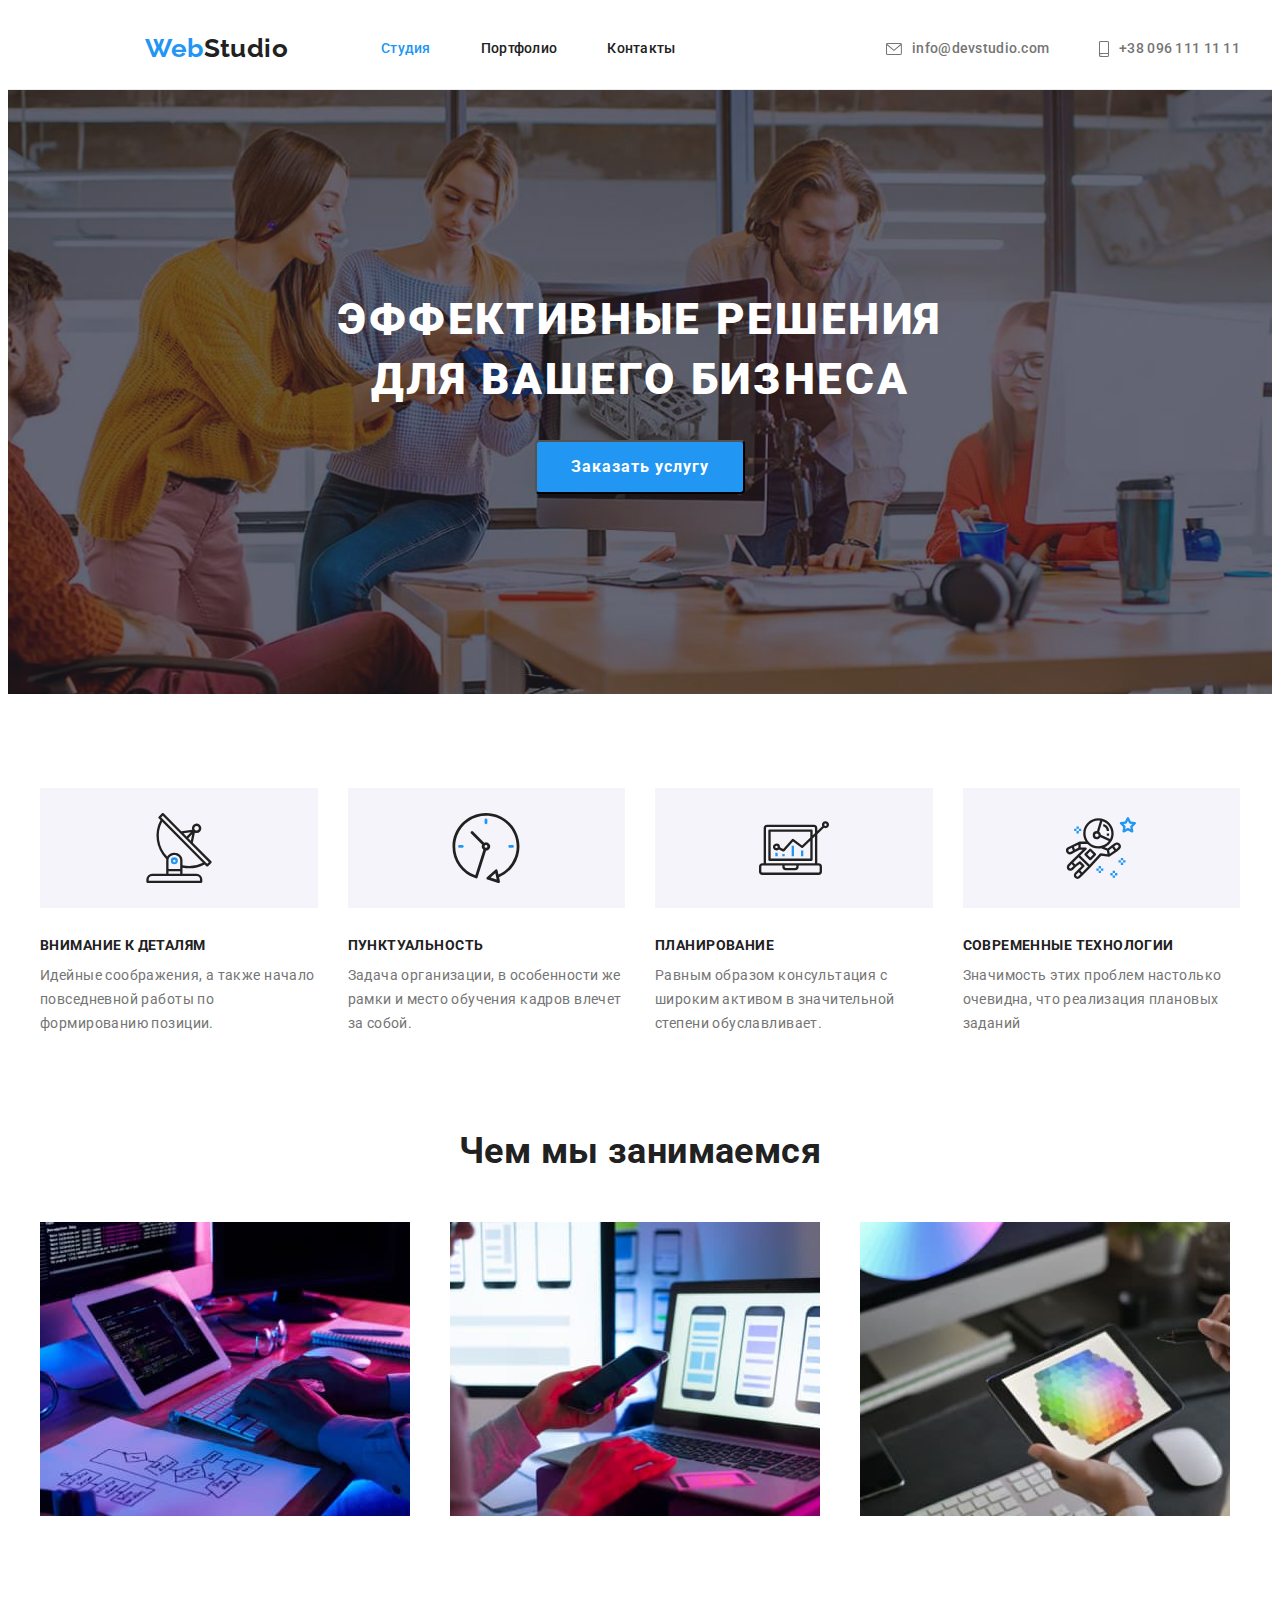
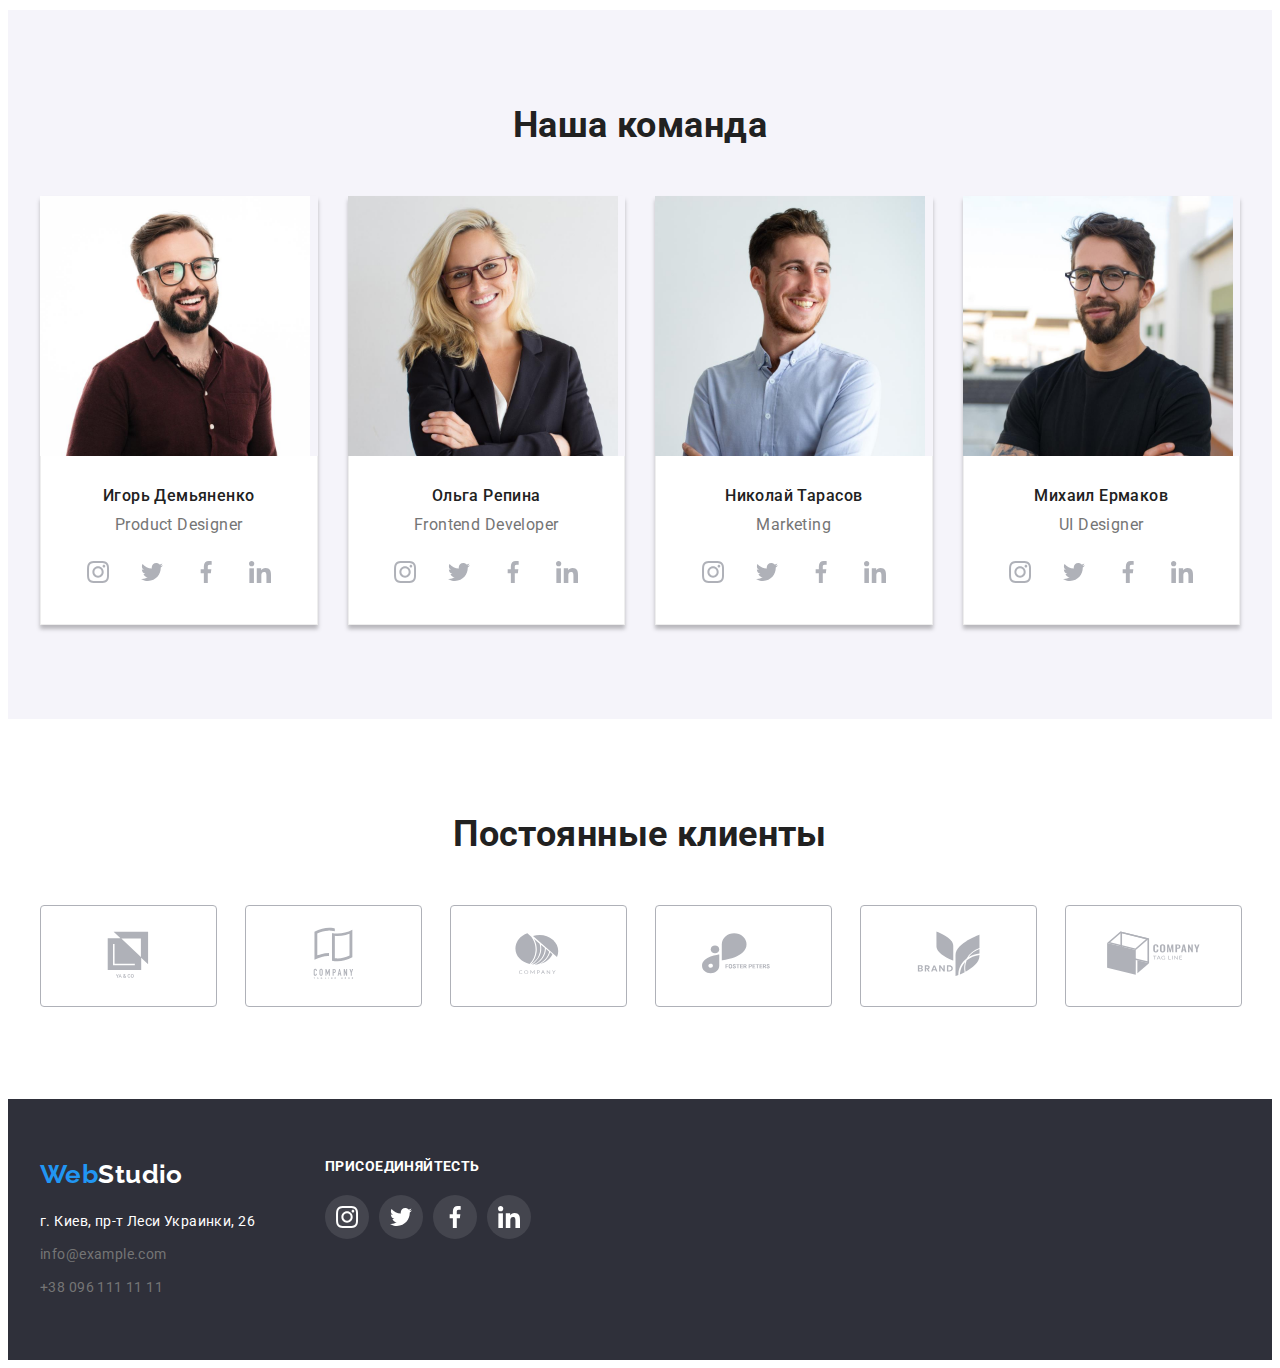
<file: index.html>
<!DOCTYPE html>
<html lang="ru">
  <head>
    <meta charset="UTF-8" />
    <meta http-equiv="X-UA-Compatible" content="IE=edge" />
    <meta name="viewport" content="width=device-width, initial-scale=1.0" />
    <title>Document</title>
    <link rel="preconnect" href="https://fonts.googleapis.com" />
    <link rel="preconnect" href="https://fonts.gstatic.com" crossorigin />
    <link
      href="https://fonts.googleapis.com/css2?family=Raleway:wght@700&family=Roboto:wght@400;500;700;900&display=swap"
      rel="stylesheet"
    />
    <link
      rel="stylesheet"
      href="https://cdnjs.cloudflare.com/ajax/libs/modern-normalize/1.1.0/modern-normalize.min.css"
      integrity="sha512-wpPYUAdjBVSE4KJnH1VR1HeZfpl1ub8YT/NKx4PuQ5NmX2tKuGu6U/JRp5y+Y8XG2tV+wKQpNHVUX03MfMFn9Q=="
      crossorigin="anonymous"
      referrerpolicy="no-referrer"
    />
    <link rel="stylesheet" href="./css/styles.css" />
  </head>
  <body>
    <header>
      <div class="conteiner header-conteiner">
        <nav class="header-nav">
          <a href="" class="logo link"> <span>Web</span>Studio</a>
          <ul class="site-nav list">
            <li class="header-nav-link">
              <a href="" class="link current">Студия</a>
            </li>
            <li class="header-nav-link">
              <a href="./portfolio.html" class="link">Портфолио</a>
            </li>
            <li class="header-nav-link">
              <a href="" class="link">Контакты</a>
            </li>
          </ul>
        </nav>
        <ul class="header-contact list">
            <li class="header-nav-link">
                <a href="mailto:info@devstudio.com" class="link link-icon">
                    <svg width="16" height="12" class="header-icon">
                        <use href="./images/symbol-defs.svg#icon-envelope">
                        </use>
                    </svg>info@devstudio.com</a>
            </li>
            <li class="header-nav-link">
                                <a href="tel:+380961111111" class="link link-icon">
                    <svg width="10" height="16" class="header-icon">
                        <use href="./images/symbol-defs.svg#icon-smartphone">
                        </use>
                    </svg>+38 096 111 11 11</a>
            </li>
        </ul>
      </div>
    </header>
    <main>
      <section class="hero">
        <!--Секция Hero-->
        <div class="conteiner hero-conteiner">
          <h1 class="hero-title">Эффективные решения для вашего бизнеса</h1>
          <button class="button">Заказать услугу</button>
        </div>
      </section>
      <section class="section">
        <!--Секция наши преимущества-->
        <div class="conteiner our-benefits">
          <h2 hidden class="section-title">Наши преимущества</h2>
          <ul class="benefits list">
            <li class="benefits-item">
              <h3 class="title">Внимание к деталям</h3>
              <p class="text">
                Идейные соображения, а также начало повседневной работы по
                формированию позиции.
              </p>
            </li>
            <li class="benefits-item">
              <h3 class="title">Пунктуальность</h3>
              <p class="text">
                Задача организации, в особенности же рамки и место обучения
                кадров влечет за собой.
              </p>
            </li>
            <li class="benefits-item">
              <h3 class="title">Планирование</h3>
              <p class="text">
                Равным образом консультация с широким активом в значительной
                степени обуславливает.
              </p>
            </li>
            <li class="benefits-item">
              <h3 class="title">Современные технологии</h3>
              <p class="text">
                Значимость этих проблем настолько очевидна, что реализация
                плановых заданий
              </p>
            </li>
          </ul>
        </div>
      </section>
      <section class="section our-directions">
        <!--Секция чем занимаемся-->
        <div class="conteiner">
          <h2 class="section-title">Чем мы занимаемся</h2>
          <ul class="directions list">
            <li class="directions-item">
              <img
                src="./images/image.jpg"
                alt="Компютерная разработка"
                width="370"
                height="294"
              />
            </li>
            <li class="directions-item">
              <img
                src="./images/image1.jpg"
                alt="Мобильная разработка"
                width="370"
                height="294"
              />
            </li>
            <li class="directions-item">
              <img
                src="./images/image2.jpg"
                alt="Разработка для планшетов"
                width="370"
                height="294"
              />
            </li>
          </ul>
        </div>
      </section>
      <section class="section our-team">
        <!--Секция наша команда-->
        <div class="conteiner our-professionals">
          <h2 class="section-title professionals">Наша команда</h2>
          <ul class="team list">
            <li class="professionals-card">
              <img src="./images/comand1.jpg" alt="Дизайнер" width="270" />
              <div class="professionals-card-title">
                <h3 class="name title">Игорь Демьяненко</h3>
                <p class="profesion" lang="en">Product Designer</p>
                <ul class="master-social list social-list">
                  <li class="social-item">
                    <a href="" class="social-link">
                      <svg class="social-icon">
                        <use href="./images/symbol-defs.svg#icon-instagram"></use>
                      </svg>
                    </a>
                  </li>
                    <li class="social-item">
                      <a href="" class="social-link">
                        <svg class="social-icon">
                          <use href="./images/symbol-defs.svg#icon-twitter"></use>
                        </svg>
                      </a>
                    </li>
                    <li class="social-item">
                        <a href="" class="social-link">
                          <svg class="social-icon">
                            <use href="./images/symbol-defs.svg#icon-facebook"></use>
                          </svg>
                        </a>
                      </li>
                      <li class="social-item">
                          <a href="" class="social-link">
                            <svg class="social-icon">
                              <use href="./images/symbol-defs.svg#icon-linkedin"></use>
                            </svg>
                          </a>
                        </li>
                      </ul>
              </div>
            </li>
            <li class="professionals-card">
              <img
                src="./images/comand2.jpg"
                alt="Фронтенд разработчик"
                width="270"
              />
              <div class="professionals-card-title">
                <h3 class="name title">Ольга Репина</h3>
                <p class="profesion" lang="en">Frontend Developer</p>
                <ul class="master-social list social-list">
                  <li class="social-item">
                    <a href="" class="social-link">
                      <svg class="social-icon">
                        <use href="./images/symbol-defs.svg#icon-instagram"></use>
                      </svg>
                    </a>
                  </li>
                  <li class="social-item">
                    <a href="" class="social-link">
                      <svg class="social-icon">
                        <use href="./images/symbol-defs.svg#icon-twitter"></use>
                      </svg>
                    </a>
                  </li>
                  <li class="social-item">
                    <a href="" class="social-link">
                      <svg class="social-icon">
                        <use href="./images/symbol-defs.svg#icon-facebook"></use>
                      </svg>
                    </a>
                  </li>
                  <li class="social-item">
                    <a href="" class="social-link">
                      <svg class="social-icon">
                        <use href="./images/symbol-defs.svg#icon-linkedin"></use>
                      </svg>
                    </a>
                  </li>
                </ul>
              </div>
            </li>
            <li class="professionals-card">
              <img src="./images/comand3.jpg" alt="Маркетолог" width="270" />
              <div class="professionals-card-title">
                <h3 class="name title">Николай Тарасов</h3>
                <p class="profesion" lang="en">Marketing</p>
                <ul class="master-social list social-list">
                  <li class="social-item">
                    <a href="" class="social-link">
                      <svg class="social-icon">
                        <use href="./images/symbol-defs.svg#icon-instagram"></use>
                      </svg>
                    </a>
                  </li>
                  <li class="social-item">
                    <a href="" class="social-link">
                      <svg class="social-icon">
                        <use href="./images/symbol-defs.svg#icon-twitter"></use>
                      </svg>
                    </a>
                  </li>
                  <li class="social-item">
                    <a href="" class="social-link">
                      <svg class="social-icon">
                        <use href="./images/symbol-defs.svg#icon-facebook"></use>
                      </svg>
                    </a>
                  </li>
                  <li class="social-item">
                    <a href="" class="social-link">
                      <svg class="social-icon">
                        <use href="./images/symbol-defs.svg#icon-linkedin"></use>
                      </svg>
                    </a>
                  </li>
                </ul>
              </div>
            </li>
            <li class="professionals-card">
              <img src="./images/comand4.jpg" alt="UI Дизайнер" width="270" />
              <div class="professionals-card-title">
                <h3 class="name title">Михаил Ермаков</h3>
                <p class="profesion" lang="en">UI Designer</p>
                <ul class="master-social list social-list">
                  <li class="social-item">
                    <a href="" class="social-link">
                      <svg class="social-icon">
                        <use href="./images/symbol-defs.svg#icon-instagram"></use>
                      </svg>
                    </a>
                  </li>
                  <li class="social-item">
                    <a href="" class="social-link">
                      <svg class="social-icon">
                        <use href="./images/symbol-defs.svg#icon-twitter"></use>
                      </svg>
                    </a>
                  </li>
                  <li class="social-item">
                    <a href="" class="social-link">
                      <svg class="social-icon">
                        <use href="./images/symbol-defs.svg#icon-facebook"></use>
                      </svg>
                    </a>
                  </li>
                  <li class="social-item">
                    <a href="" class="social-link">
                      <svg class="social-icon">
                        <use href="./images/symbol-defs.svg#icon-linkedin"></use>
                      </svg>
                    </a>
                  </li>
                </ul>
              </div>
            </li>
          </ul>
        </div>
      </section>
      <section class="section">
        <!-- Секция постоянные клиенты-->
        <div class="conteiner">
          <h2 class="section-title">Постоянные клиенты</h2>
          <ul class="clients">
            <li class="clients-item">
              <a href="" class="clients-link">
                <svg width="106" height="65" class="clients-icon">
                  <use href="./images/symbol-defs.svg#icon-logo1"></use>
                </svg>
              </a>
            </li>
            <li class="clients-item">
              <a href="" class="clients-link">
                <svg width="106" height="65" class="clients-icon">
                  <use href="./images/symbol-defs.svg#icon-logo2"></use>
                </svg>
              </a>
            </li>
            <li class="clients-item">
              <a href="" class="clients-link">
                <svg width="106" height="65" class="clients-icon">
                  <use href="./images/symbol-defs.svg#icon-logo3"></use>
                </svg>
              </a>
            </li>
            <li class="clients-item">
              <a href="" class="clients-link">
                <svg width="106" height="65" class="clients-icon">
                  <use href="./images/symbol-defs.svg#icon-logo4"></use>
                </svg>
              </a>
            </li>
            <li class="clients-item">
              <a href="" class="clients-link">
                <svg width="106" height="65" class="clients-icon">
                  <use href="./images/symbol-defs.svg#icon-logo5"></use>
                </svg>
              </a>
            </li>
            <li class="clients-item">
              <a href="" class="clients-link">
                <svg width="106" height="65" class="clients-icon">
                  <use href="./images/symbol-defs.svg#icon-logo6"></use>
                </svg>
              </a>
            </li>
          </ul>
        </div>
      </section>
    </main>
    <footer class="footer">
      <div class="conteiner footer-sections">
        <div class="join-left">
        <a href="" class="logo link"><span>Web</span>Studio</a>
        <address>
          <ul class="footer-contacts list">
            <li class="footer-contacts-link">
              <a class="address">г. Киев, пр-т Леси Украинки, 26</a>
            </li>
            <li class="footer-contacts-link">
              <a href="mailto:info@example.com" class="link"
                >info@example.com</a
              >
            </li>
            <li class="footer-contacts-link">
              <a href="tel:+380961111111" class="link">+38 096 111 11 11</a>
            </li>
          </ul>
        </address>
      </div>
      <!--Секция присоединяйтесть-->
      <div class="join-right">
      <p class="join-title">присоединяйтесть</p>
      <ul class="list footer-social social-list">
        <li class="social-item">
          <a href="" class="social-link">
            <svg class="social-icon">
              <use href="./images/symbol-defs.svg#icon-instagram"></use>
            </svg>
          </a>
        </li>
        <li class="social-item">
          <a href="" class="social-link">
            <svg class="social-icon">
              <use href="./images/symbol-defs.svg#icon-twitter"></use>
            </svg>
          </a>
        </li>
        <li class="social-item">
          <a href="" class="social-link">
            <svg class="social-icon">
              <use href="./images/symbol-defs.svg#icon-facebook"></use>
            </svg>
          </a>
        </li>
        <li class="social-item">
          <a href="" class="social-link">
            <svg class="social-icon">
              <use href="./images/symbol-defs.svg#icon-linkedin"></use>
            </svg>
          </a>
        </li>
      </ul>
      </div>
      </div>
    </footer>
  </body>
</html>
</file>
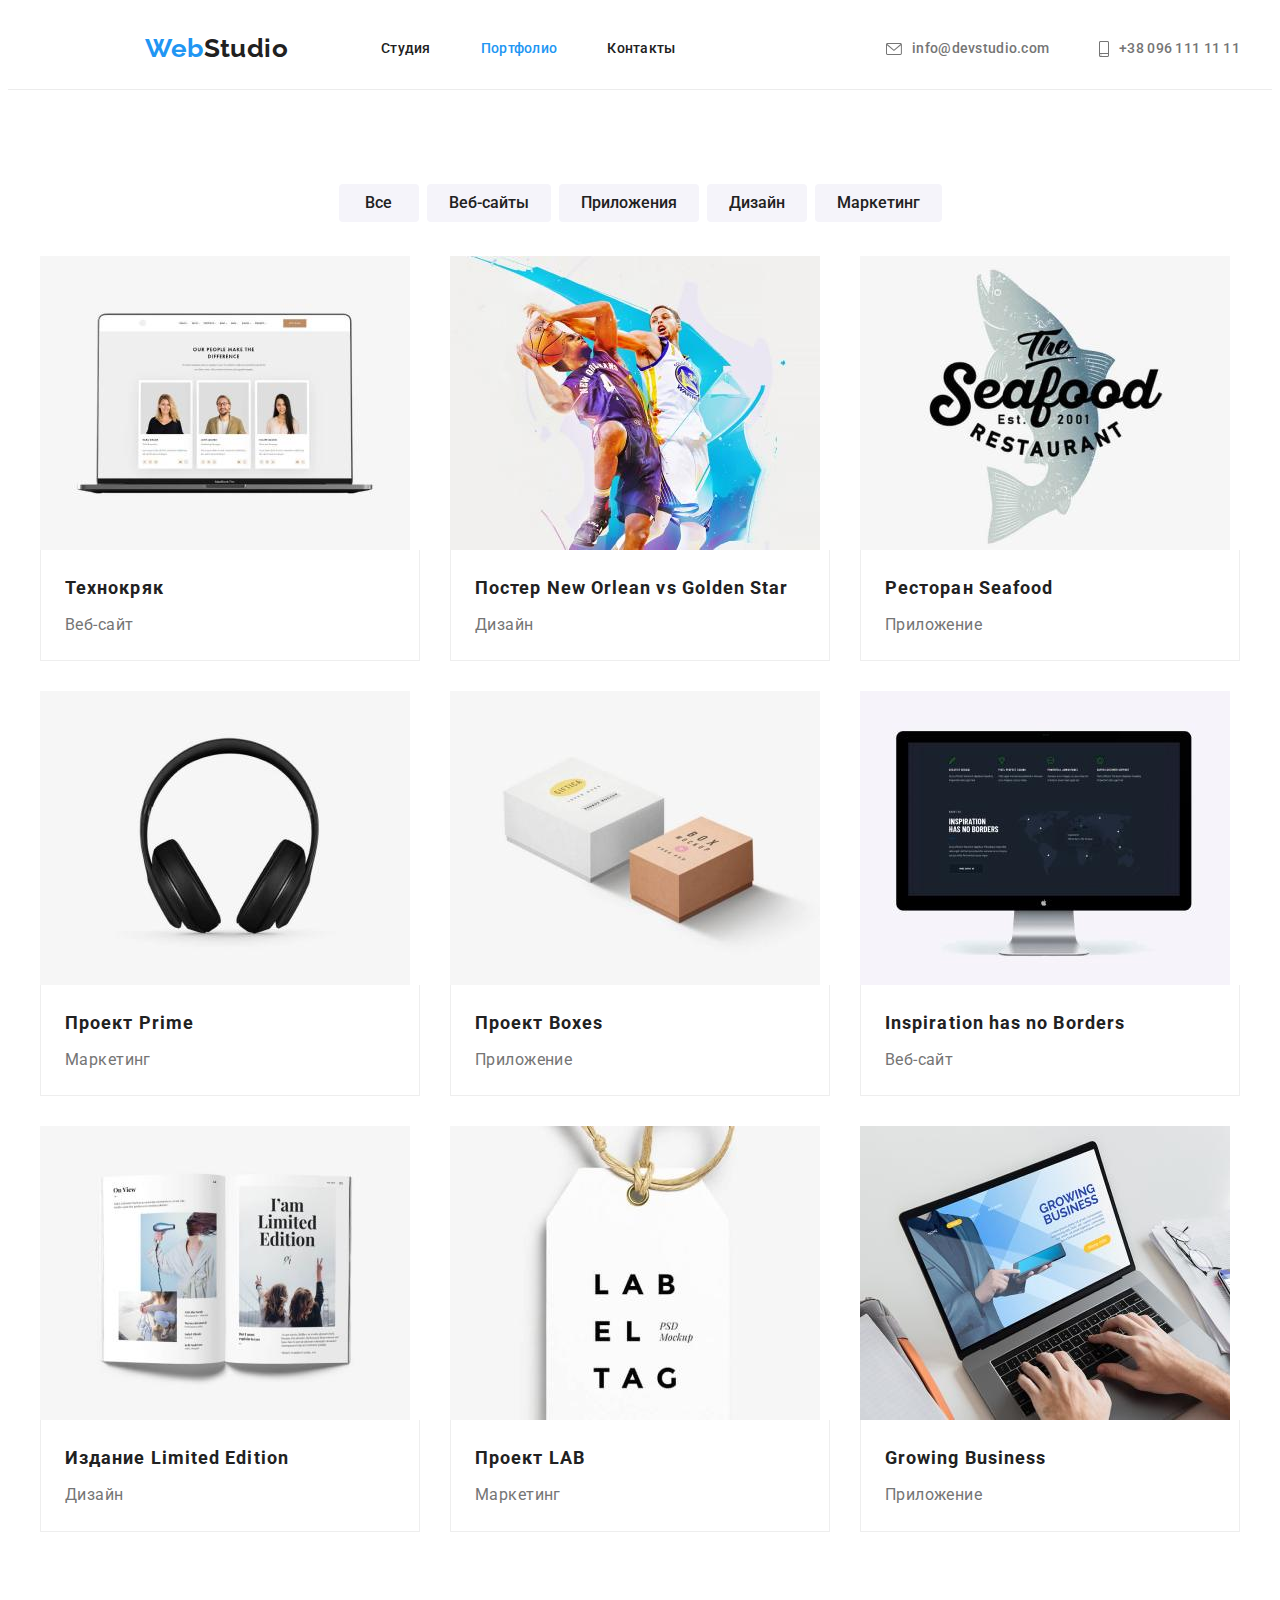
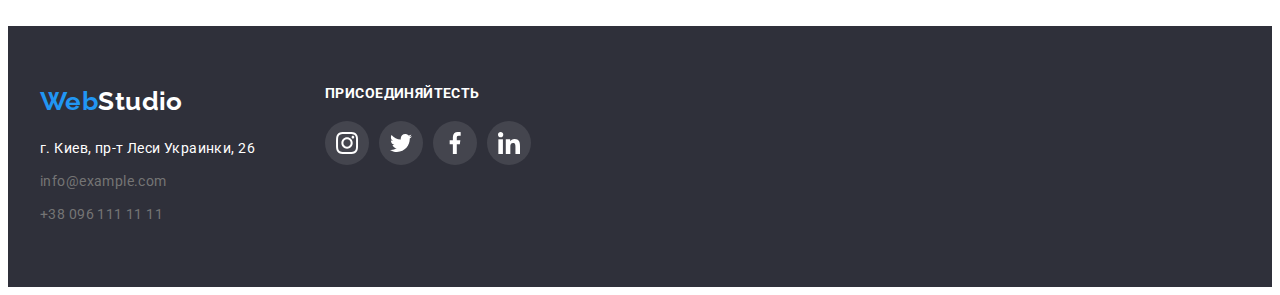
<file: portfolio.html>
<!DOCTYPE html>
<html lang="ru">
  <head>
    <meta charset="UTF-8" />
    <meta http-equiv="X-UA-Compatible" content="IE=edge" />
    <meta name="viewport" content="width=device-width, initial-scale=1.0" />
    <title>Document</title>
    <link rel="preconnect" href="https://fonts.googleapis.com" />
    <link rel="preconnect" href="https://fonts.gstatic.com" crossorigin />
    <link
      href="https://fonts.googleapis.com/css2?family=Raleway:wght@700&family=Roboto:wght@400;500;700;900&display=swap"
      rel="stylesheet"
    />
    <link
      rel="stylesheet"
      href="https://cdnjs.cloudflare.com/ajax/libs/modern-normalize/1.1.0/modern-normalize.min.css"
      integrity="sha512-wpPYUAdjBVSE4KJnH1VR1HeZfpl1ub8YT/NKx4PuQ5NmX2tKuGu6U/JRp5y+Y8XG2tV+wKQpNHVUX03MfMFn9Q=="
      crossorigin="anonymous"
      referrerpolicy="no-referrer"
    />
    <link rel="stylesheet" href="./css/styles.css" />
  </head>
  <body>
    <header>
      <div class="conteiner header-conteiner">
        <nav class="header-nav">
          <a href="" class="logo link"> <span>Web</span>Studio</a>
          <ul class="site-nav list">
            <li class="header-nav-link">
              <a href="./index.html" class="link">Студия</a>
            </li>
            <li class="header-nav-link">
              <a href="" class="link current">Портфолио</a>
            </li>
            <li class="header-nav-link">
              <a href="" class="link">Контакты</a>
            </li>
          </ul>
        </nav>
        <ul class="header-contact list">
          <li class="header-nav-link">
            <a href="mailto:info@devstudio.com" class="link link-icon">
              <svg width="16" height="12" class="header-icon">
                <use href="./images/symbol-defs.svg#icon-envelope">
                </use>
              </svg>info@devstudio.com</a>
          </li>
          <li class="header-nav-link">
            <a href="tel:+380961111111" class="link link-icon">
              <svg width="10" height="16" class="header-icon">
                <use href="./images/symbol-defs.svg#icon-smartphone">
                </use>
              </svg>+38 096 111 11 11</a>
          </li>
        </ul>
      </div>
    </header>
    <section class="section">
      <div class="conteiner portfolio-cards">
        <h1 hidden class="section-title">Портфолио</h1>
        <ul class="portfolio-buttons list">
          <li class="button-menu">
            <button type="button" class="button-secondary">Все</button>
          </li>
          <li class="button-menu">
            <button type="button" class="button-secondary">Веб-сайты</button>
          </li>
          <li class="button-menu">
            <button type="button" class="button-secondary">Приложения</button>
          </li>
          <li class="button-menu">
            <button type="button" class="button-secondary">Дизайн</button>
          </li>
          <li class="button-menu">
            <button type="button" class="button-secondary">Маркетинг</button>
          </li>
        </ul>
        <ul class="projects list">
          <li class="projects-cards">
            <a href="" class="projects-focus link">
              <img
                class="projects-foto"
                src="./images/portfolio1.jpg"
                alt="Веб-сайт разработчиков"
                width="370"
              />
              <div class="projects-cards-title">
                <h3 class="title">Технокряк</h3>
                <p class="description">Веб-сайт</p>
              </div>
            </a>
          </li>
          <li class="projects-cards">
            <a href="" class="projects-focus link">
              <img
                class="projects-foto"
                src="./images/portfolio2.jpg"
                alt="Дизайн постера"
                width="370"
              />
              <div class="projects-cards-title">
                <h3 class="title">Постер New Orlean vs Golden Star</h3>
                <p class="description">Дизайн</p>
              </div>
            </a>
          </li>
          <li class="projects-cards">
            <a href="" class="projects-focus link">
              <img
                class="projects-foto"
                src="./images/portfolio3.jpg"
                alt="Приложение ресторана"
                width="370"
              />
              <div class="projects-cards-title">
                <h3 class="title">Ресторан Seafood</h3>
                <p class="description">Приложение</p>
              </div>
            </a>
          </li>
          <li class="projects-cards">
            <a href="" class="projects-focus link">
              <img
                class="projects-foto"
                src="./images/portfolio4.jpg"
                alt="Иследовательский Проект"
                width="370"
              />
              <div class="projects-cards-title">
                <h3 class="title">Проект Prime</h3>
                <p class="description">Маркетинг</p>
              </div>
            </a>
          </li>
          <li class="projects-cards">
            <a href="" class="projects-focus link">
              <img
                class="projects-foto"
                src="./images/portfolio5.jpg"
                alt="Приложение"
                width="370"
              />
              <div class="projects-cards-title">
                <h3 class="title">Проект Boxes</h3>
                <p class="description">Приложение</p>
              </div>
            </a>
          </li>
          <li class="projects-cards">
            <a href="" class="projects-focus link">
              <img
                class="projects-foto"
                src="./images/portfolio6.jpg"
                alt="Веб-сайт комуникатор"
                width="370"
              />
              <div class="projects-cards-title">
                <h3 class="title">Inspiration has no Borders</h3>
                <p class="description">Веб-сайт</p>
              </div>
            </a>
          </li>
          <li class="projects-cards">
            <a href="" class="projects-focus link">
              <img
                class="projects-foto"
                src="./images/portfolio7.jpg"
                alt="Дизайн журнала"
                width="370"
              />
              <div class="projects-cards-title">
                <h3 class="title">Издание Limited Edition</h3>
                <p class="description">Дизайн</p>
              </div>
            </a>
          </li>
          <li class="projects-cards">
            <a href="" class="projects-focus link">
              <img
                class="projects-foto"
                src="./images/portfolio8.jpg"
                alt="Проект маркетинга"
                width="370"
              />
              <div class="projects-cards-title">
                <h3 class="title">Проект LAB</h3>
                <p class="description">Маркетинг</p>
              </div>
            </a>
          </li>
          <li class="projects-cards">
            <a href="" class="projects-focus link">
              <img
                class="projects-foto"
                src="./images/portfolio9.jpg"
                alt="Приложение для бизнеса"
                width="370"
              />
              <div class="projects-cards-title">
                <h3 class="title">Growing Business</h3>
                <p class="description">Приложение</p>
              </div>
            </a>
          </li>
        </ul>
      </div>
    </section>
    <footer class="footer">
      <div class="conteiner footer-sections">
        <div class="join-left">
          <a href="" class="logo link"><span>Web</span>Studio</a>
          <address>
            <ul class="footer-contacts list">
              <li class="footer-contacts-link">
                <a class="address">г. Киев, пр-т Леси Украинки, 26</a>
              </li>
              <li class="footer-contacts-link">
                <a href="mailto:info@example.com" class="link">info@example.com</a>
              </li>
              <li class="footer-contacts-link">
                <a href="tel:+380961111111" class="link">+38 096 111 11 11</a>
              </li>
            </ul>
          </address>
        </div>
        <!--Секция присоединяйтесть-->
        <div class="join-right">
          <p class="join-title">присоединяйтесть</p>
          <ul class="list footer-social social-list">
            <li class="social-item">
              <a href="" class="social-link">
                <svg class="social-icon">
                  <use href="./images/symbol-defs.svg#icon-instagram"></use>
                </svg>
              </a>
            </li>
            <li class="social-item">
              <a href="" class="social-link">
                <svg class="social-icon">
                  <use href="./images/symbol-defs.svg#icon-twitter"></use>
                </svg>
              </a>
            </li>
            <li class="social-item">
              <a href="" class="social-link">
                <svg class="social-icon">
                  <use href="./images/symbol-defs.svg#icon-facebook"></use>
                </svg>
              </a>
            </li>
            <li class="social-item">
              <a href="" class="social-link">
                <svg class="social-icon">
                  <use href="./images/symbol-defs.svg#icon-linkedin"></use>
                </svg>
              </a>
            </li>
          </ul>
        </div>
      </div>
    </footer>
  </body>
</html>
</file>
<file: css/styles.css>
:root {
  --primary--text--color: rgba(117, 117, 117, 1);
  --text--color: #212121;
  --text--color--white: #ffffff;
  --accent--color: #2196f3;
  --main--backgraundcolor: #ffffff;
  --backgraundcolor: #f5f4fa;
  --hero--backgraundcolor: #2f303a;
  --botton--color--hover: #188ce8;
  --icon--color: #afb1b8;
}
p,
h1,
h2,
h3,
h4,
h5,
h6 {
  margin: 0;
}
ul {
  margin: 0;
  padding: 0;
  list-style: none;
}
img {
  display: block;
}
body {
  color: var(--primary--text--color);
  font-family: Roboto, sans-serif;
  font-size: 14px;
  line-height: 1.71;
  letter-spacing: 0.03em;
}
header {
  padding-top: 25px;
  padding-bottom: 25px;
  border-bottom: 1px solid #ececec;

  max-width: 1600px;
  margin-left: auto;
  margin-right: auto;
}
footer {
  max-width: 1600px;
  margin-left: auto;
  margin-right: auto;
}

.conteiner {
  width: 1200px;
  padding-left: 15px;
  padding-right: 15px;
  margin: 0 auto;
}

.list {
  list-style: none;
}
.link {
  text-decoration: none;
}
.section {
  padding-top: 94px;
  padding-bottom: 94px;

  max-width: 1600px;
  margin-left: auto;
  margin-right: auto;

  background-color: var(--main--backgraundcolor);
}
/*навигация*/
.site-nav .link {
  color: var(--text--color);
  text-decoration: none;
  font-weight: 500;
  font-size: 14px;
  line-height: 1.14;
  letter-spacing: 0.02em;
}
.site-nav {
  display: flex;
  align-items: center;
}
.header-nav {
  display: flex;

  max-width: 1600px;
  margin-left: auto;
  margin-right: auto;
}
.header-icon {
  margin-right: 10px;
  fill: currentColor;
}
.header-nav-link:not(:last-child) {
  margin-right: 50px;
}

.link-icon {
  display: flex;
  align-items: center;
}
.header-nav-link:focus,
.header-nav-link:hover {
  color: var(--accent--color);
  fill: var(--accent--color);
}
.header-nav-link:focus .header-icon,
.header-nav-link:hover .header-icon {
  fill: var(--accent--color);
}

.header-contact {
  display: flex;
  margin-left: auto;
  align-items: center;
}
.header-conteiner {
  display: flex;
  align-items: center;
}

.site-nav .link:hover,
.site-nav .link:focus {
  color: var(--accent--color);
}
.site-nav .link.current {
  color: var(--accent--color);
}
.logo {
  color: var(--text--color);
  font-family: Raleway, sans-serif;
  font-weight: 700;
  font-size: 26px;
  line-height: 1.2;

  margin-right: 93px;
}
.logo span {
  color: var(--accent--color);
}

.header-contact a {
  color: var(--primary--text--color);
  font-weight: 500;
  font-size: 14px;
  line-height: 1.14;
  letter-spacing: 0.02em;
}

.header-contact a:hover,
.header-contact a:focus {
  color: var(--accent--color);
}
.footer-contacts .link {
  text-decoration: none;
}
/*Hero*/
.hero {
  background-color: var(--hero--backgraundcolor);

  padding-top: 200px;
  padding-bottom: 200px;
  text-align: center;

  max-width: 1600px;
  margin-left: auto;
  margin-right: auto;

  background-image: linear-gradient(
      rgba(47, 48, 58, 0.4),
      rgba(47, 48, 58, 0.4)
    ),
    url(../images/hero-Img.jpg);

  background-repeat: no-repeat;
  background-position: center;
  background-size: cover;
}

.hero-title {
  color: var(--text--color--white);
  font-weight: 900;
  font-size: 44px;
  line-height: 1.36;

  letter-spacing: 0.06em;
  text-transform: uppercase;

  width: 696px;
  margin-left: auto;
  margin-right: auto;
  margin-bottom: 30px;
}
.section-title {
  color: var(--text--color);
  font-weight: 700;
  font-size: 36px;
  line-height: 1.17;
  margin-bottom: 50px;
  text-align: center;
}

.benefits .title {
  color: var(--text--color);
  font-weight: 700;
  font-size: 14px;
  line-height: 1.14;
  text-transform: uppercase;
  margin-bottom: 10px;
}

.benefits {
  display: flex;

  margin-left: -30px;
}
.benefits-item {
  flex-basis: calc(100% / 4 - 30px);
  margin-left: 30px;
}
.our-directions {
  padding-top: 0px;
}

.directions {
  display: flex;

  margin-left: -30px;
}
.benefits-item::before {
  content: "";
  display: block;
  height: 120px;
  margin-bottom: 30px;
  background-size: 70px;
  background-repeat: no-repeat;
  background-position: center;
  background-color: var(--backgraundcolor);
}
.benefits-item:nth-child(1):before {
  background-image: url(../images/antenna.svg);
}
.benefits-item:nth-child(2):before {
  background-image: url(../images/clock.svg);
}
.benefits-item:nth-child(3):before {
  background-image: url(../images/diagram.svg);
}
.benefits-item:nth-child(4):before {
  background-image: url(../images/astronaut.svg);
}
.directions-item {
  flex-basis: calc(100% / 3 - 30px);
  margin-left: 30px;
}

/*Секция наши разработчики*/
.team .title {
  color: var(--text--color);
  font-weight: 500;
  font-size: 16px;
  line-height: 1.19;
}
.our-team {
  max-width: 1600px;
  background-color: var(--backgraundcolor);
  margin-left: auto;
  margin-right: auto;
}

.professionals-card {
  text-align: center;
  flex-basis: calc(100% / 4 - 30px);
  margin-left: 30px;

  box-shadow: 0px 4px 4px rgba(0, 0, 0, 0.25);
}
.professionals-card-title {
  padding-bottom: 30px;
  padding-top: 30px;
  background-color: var(--main--backgraundcolor);

  border-bottom: 1px Solid #eeeeee;
  border-right: 1px Solid #eeeeee;
  border-left: 1px Solid #eeeeee;
}

.name {
  margin-bottom: 10px;
}
.team {
  display: flex;
  flex-wrap: wrap;
  margin-left: -30px;
}
.team .profesion {
  font-size: 16px;
  line-height: 1.19;
  margin-bottom: 16px;
}
.social-item {
  width: 44px;
  height: 44px;
  margin-right: 10px;
}
.social-item:last-child {
  margin-right: 0;
}
.social-link {
  width: 100%;
  height: 100%;
  background-color: var(--main--backgraundcolor);
  border-radius: 50%;
  display: flex;
  align-items: center;
  justify-content: center;
}
.social-icon {
  width: 22px;
  height: 22px;
  fill: var(--icon--color);
}
.social-list {
  display: flex;
  justify-content: center;
}
.social-link:hover,
.social-link:focus {
  background-color: var(--accent--color);
}
.social-link:hover .social-icon,
.social-link:focus .social-icon {
  fill: var(--main--backgraundcolor);
}

/* Секция клиенты */
.clients {
  display: flex;
  flex-wrap: wrap;

  margin-right: -30px;
}
.clients-item {
  /* width: 170px; */
  height: 100px;

  flex-basis: calc(100% / 6 - 30px);
  margin-right: 30px;
}
.clients-item:first-child {
  margin-left: 0;
}
.clients-link {
  width: 100%;
  height: 100%;
  background-color: var(--main--backgraundcolor);
  display: flex;
  align-items: center;
  justify-content: center;

  border: 1px solid var(--icon--color);
  border-radius: 4px;
}
.clients-link:hover,
.clients-link:focus {
  border: 1px solid var(--accent--color);
  /* fill: var(--accent--color); */
}
.clients-link:hover .clients-icon,
.clients-link:focus .clients-icon {
  width: 106px;
  height: 65px;
  fill: var(--accent--color);
}
.clients-icon {
  fill: #afb1b8;
}
/*Footer*/
.footer {
  background-color: var(--hero--backgraundcolor);
  padding-top: 60px;
  padding-bottom: 60px;
}
.footer .logo {
  color: var(--text--color--white);
  display: inline-block;
  margin-right: 0px;
  margin-bottom: 20px;
}
.footer-contacts .link {
  color: var(--primary--text--color);
}
.footer-contacts-link {
  display: block;
}
.footer-contacts-link + .footer-contacts-link {
  margin-top: 9px;
}
.footer-contacts a {
  font-style: normal;
}
.footer-contacts .link:focus,
.footer-contacts .link:hover,
.footer .address:hover,
.footer .address:focus {
  color: var(--accent--color);
}
.address {
  color: var(--text--color--white);
}

.join-title {
  font-weight: 700;
  font-size: 14px;
  line-height: 1.14;
  letter-spacing: 0.03em;
  text-transform: uppercase;
  margin-bottom: 20px;

  color: #ffffff;
}
.footer-social .social-link {
  background-color: rgba(255, 255, 255, 0.1);
}
.footer-social .social-icon {
  fill: var(--main--backgraundcolor);
}
.footer-social .social-link:hover,
.footer-social .social-link:focus {
  background-color: var(--accent--color);
}
.join-right {
  /* padding-top: 12px;
  padding-bottom: 40px; */
  margin-left: 70px;
}
.footer-sections {
  display: flex;
}
/*Button*/
.button {
  color: var(--text--color--white);
  background-color: var(--accent--color);
  font-family: inherit;
  font-weight: bold;
  font-size: 16px;
  line-height: 1.88;
  letter-spacing: 0.06em;
  cursor: pointer;

  width: 210px;
  min-height: 50px;
  border-radius: 4px;
  padding: 10px 32px;
}
.button:hover,
.button:focus {
  background-color: var(--botton--color--hover);
  color: var(--text--color--white);
}
.button-primary {
  color: var(--text--color--white);
  background-color: var(--accent--color);
  font-family: inherit;
  font-weight: 500;
  font-size: 16px;
  line-height: 1.63;
  text-align: center;
  cursor: pointer;

  min-width: 80px;
  min-height: 38px;
  border-radius: 4px;
  padding: 6px 22px;
}
.button-secondary {
  color: var(--text--color);
  background-color: var(--backgraundcolor);
  font-family: inherit;
  font-weight: 500;
  font-size: 16px;
  line-height: 1.63;
  text-align: center;
  cursor: pointer;
  border: none;

  min-width: 80px;
  min-height: 38px;
  border-radius: 4px;
  padding: 6px 22px;
}
.button-menu:not(:last-child) {
  margin-right: 8px;
}

.button-primary:hover,
.button-primary:focus {
  color: var(--text--color);
  background-color: var(--backgraundcolor);
  box-shadow: 0px 3px 1px rgba(0, 0, 0, 0.1), 0px 1px 2px rgba(0, 0, 0, 0.08),
    0px 2px 2px rgba(0, 0, 0, 0.12);
}
.button-secondary:hover,
.button-secondary:focus {
  color: var(--text--color--white);
  background-color: var(--accent--color);
  box-shadow: 0px 3px 1px rgba(0, 0, 0, 0.1), 0px 1px 2px rgba(0, 0, 0, 0.08),
    0px 2px 2px rgba(0, 0, 0, 0.12);
}

/*Портфолио секция*/
.projects .title {
  color: var(--text--color);
}
.portfolio-buttons {
  display: flex;
  justify-content: center;

  margin-bottom: 34px;
}

.projects p {
  color: var(--primary--text--color);
}
.projects {
  display: flex;
  flex-wrap: wrap;
  margin-left: -30px;
  margin-bottom: -30px;
}
.projects-cards {
  flex-basis: calc(100% / 3 - 30px);
  margin-left: 30px;
  margin-bottom: 30px;
}

.projects-focus {
  display: block;
}
.projects-focus:focus,
.projects-focus:hover {
  box-shadow: 0px 1px 1px rgba(0, 0, 0, 0.12), 0px 4px 4px rgba(0, 0, 0, 0.06),
    1px 4px 6px rgba(0, 0, 0, 0.16);
}
.projects-cards-title {
  padding: 20px 24px;

  border-bottom: 1px Solid #eeeeee;
  border-right: 1px Solid #eeeeee;
  border-left: 1px Solid #eeeeee;
}
.projects-cards-title .title {
  margin-bottom: 4px;
}
.projects .title {
  font-weight: 700;
  font-size: 18px;
  line-height: 2;
  letter-spacing: 0.06em;
}
.description {
  font-size: 16px;
  line-height: 1.88;
}
</file>
